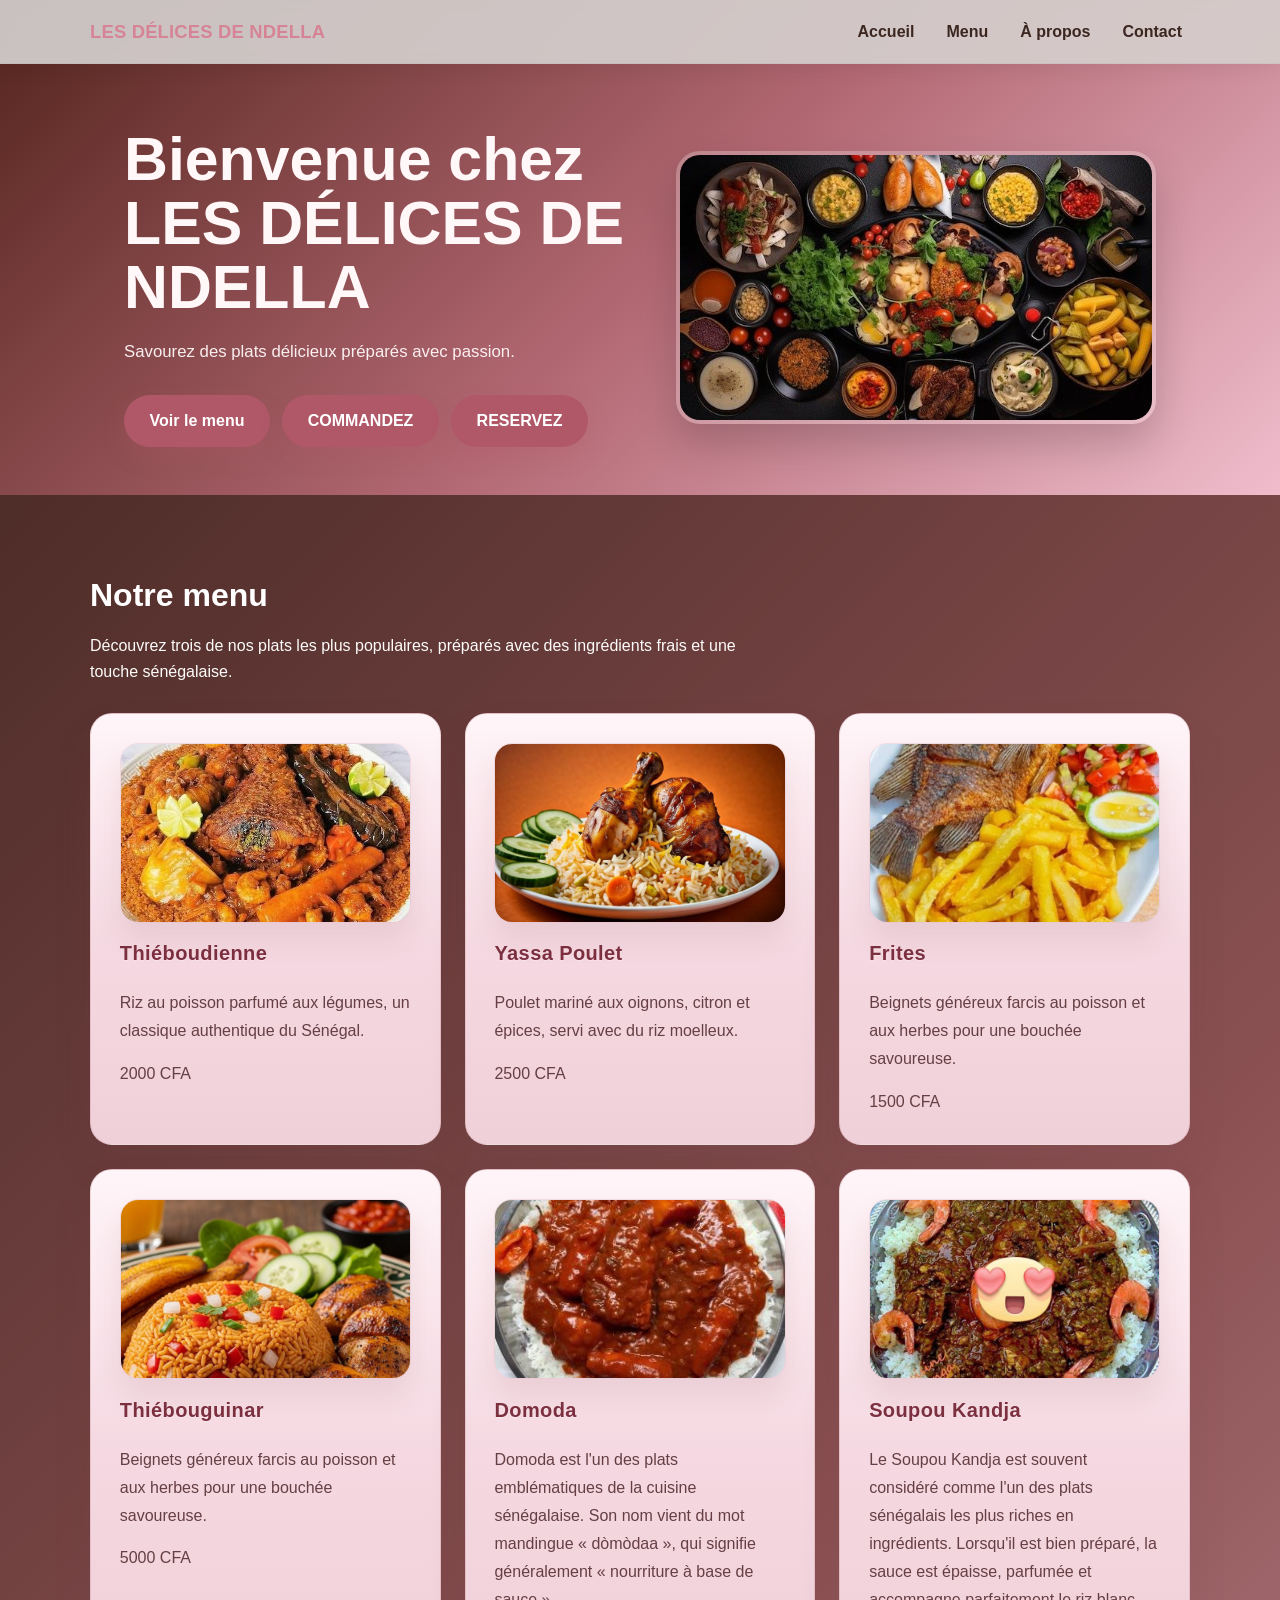
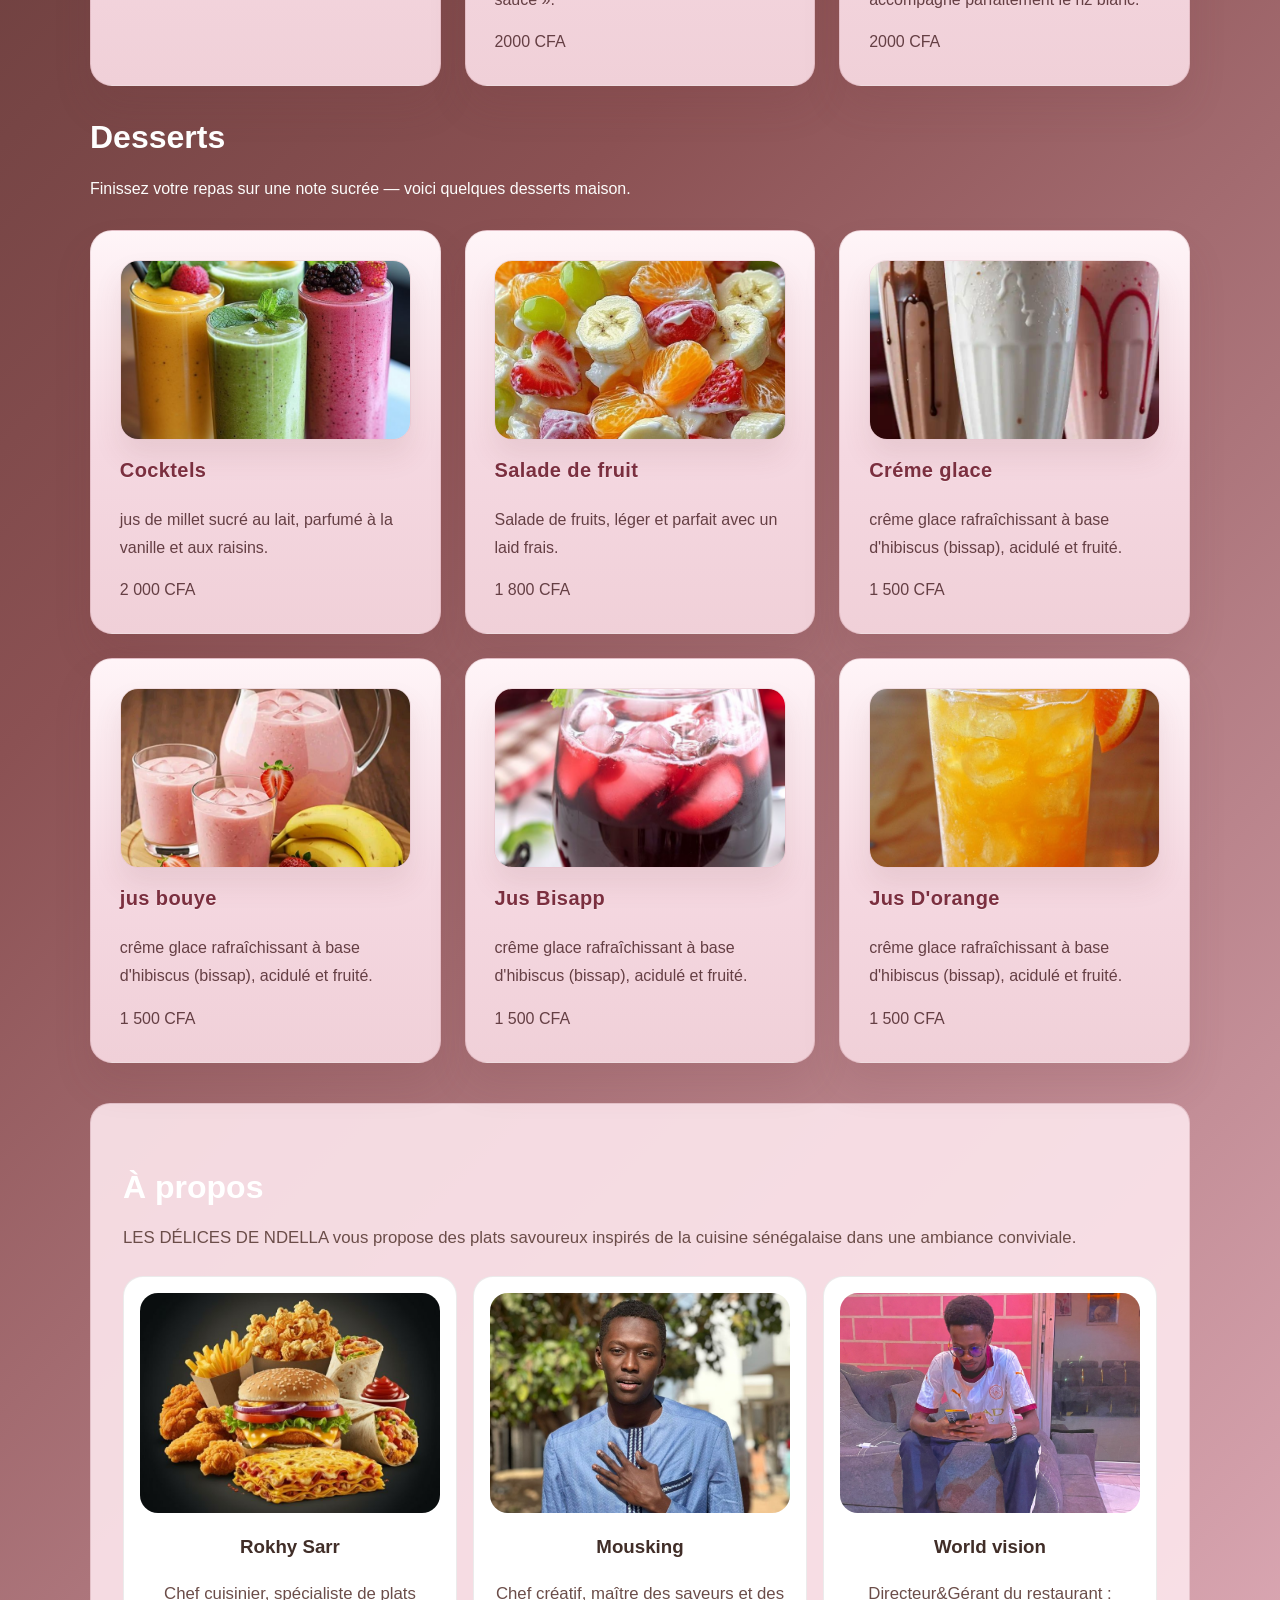
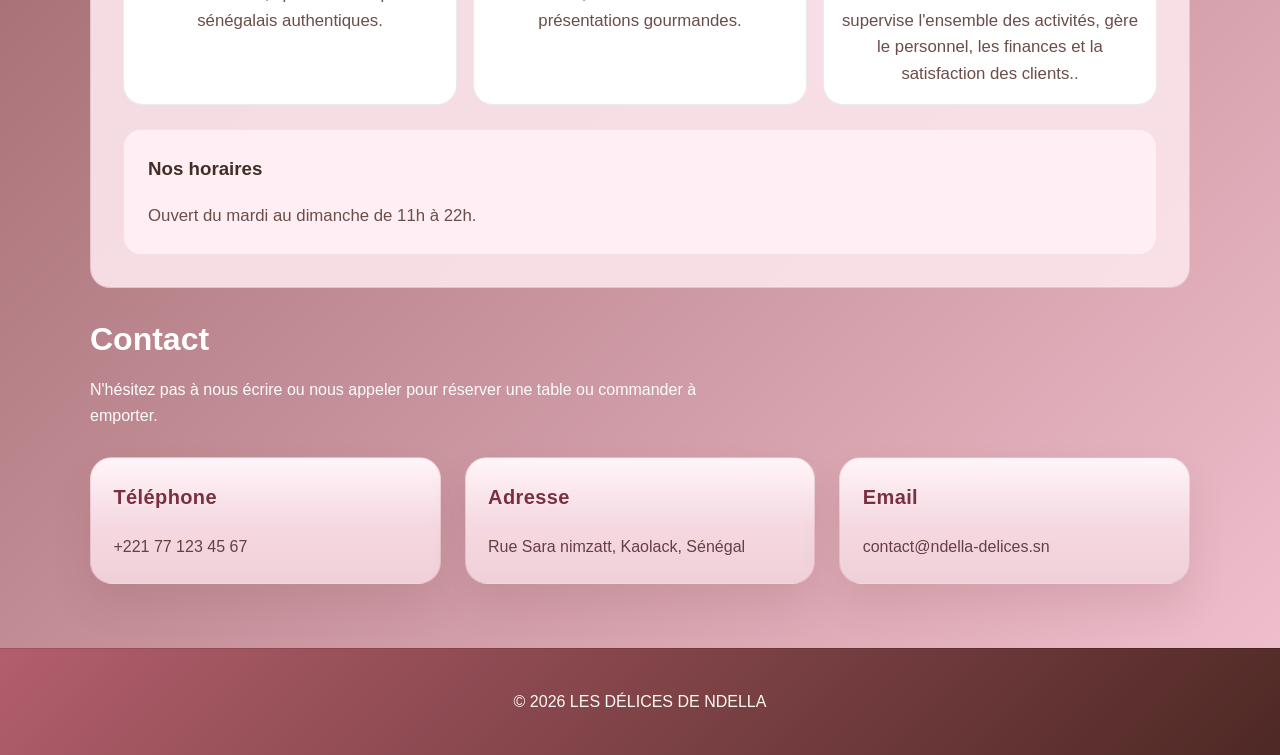
<file: index.html>
<!DOCTYPE html>
<html lang="fr">
<head>
  <meta charset="UTF-8" />
  <meta name="viewport" content="width=device-width, initial-scale=1.0" />
  <title>LES DÉLICES DE NDELLA</title>
  <link rel="stylesheet" href="style.css" />
</head>
<body>
  <header>
    <div class="conteneur entete">
      <div class="logo">LES DÉLICES DE NDELLA</div>
      <nav>
        <a href="#accueil">Accueil</a>
        <a href="menu.html">Menu</a>
        <a href="#apropos">À propos</a>
        <a href="#contact">Contact</a>
      </nav>
    </div>
  </header>

  <section class="banniere" id="accueil">
    <div class="conteneur conteneur-banniere">
      <div class="contenu-banniere">
        <h1>Bienvenue chez LES DÉLICES DE NDELLA</h1>
        <p>Savourez des plats délicieux préparés avec passion.</p>
        <div class="actions-banniere">
          <a class="bouton" href="#menu">Voir le menu</a>
          <a class="bouton" href="#contact">COMMANDEZ</a>
          <a class="bouton" href="#contact">RESERVEZ</a>
        </div>
      </div>
      <img class="image-banniere" src="image/téléchargement (26).jpg" alt="Plat sénégalais" />
    </div>
  </section>

  <main class="conteneur">
    <section id="menu">
      <h2>Notre menu</h2>
      <p class="texte-gris">Découvrez trois de nos plats les plus populaires, préparés avec des ingrédients frais et une touche sénégalaise.</p>

      <div class="grille grille-menu">

        <article class="plat">
          <img class="image-plat" src="image/Senegalese food Thieboudienne (1).jpg" alt="Thiéboudienne" />
          <h3>Thiéboudienne</h3>
          <p>Riz au poisson parfumé aux légumes, un classique authentique du Sénégal.</p>
          <p class="prix">2000 CFA</p>
        </article>

        <article class="plat">
          <img class="image-plat" src="image/téléchargement (14).jpg" alt="Yassa Poulet" />
          <h3>Yassa Poulet</h3>
          <p>Poulet mariné aux oignons, citron et épices, servi avec du riz moelleux.</p>
          <p class="prix">2500 CFA</p>
        </article>

        <article class="plat">
          <img class="image-plat" src="image/téléchargement (16).jpg" alt="fritte" />
          <h3>Frites</h3>
          <p>Beignets généreux farcis au poisson et aux herbes pour une bouchée savoureuse.</p>
          <p class="prix">1500 CFA</p>
        </article>

        <article class="plat">
          <img class="image-plat" src="image/telechargement (1).jpg" alt="THIEBOU GUINAR" />
          <h3>Thiébouguinar</h3>
          <p>Beignets généreux farcis au poisson et aux herbes pour une bouchée savoureuse.</p>
          <p class="prix">5000 CFA</p>
        </article>

        <article class="plat">
          <img class="image-plat" src="image/Domoda poisson.jpg" alt="Domoda" />
          <h3>Domoda</h3>
          <p>Domoda est l'un des plats emblématiques de la cuisine sénégalaise. Son nom vient du mot mandingue « dòmòdaa », qui signifie généralement « nourriture à base de sauce ».</p>
          <p class="prix">2000 CFA</p>
        </article>

        <article class="plat">
            <img class="image-plat" src="image/Super kanja- Gambian Dish.jpg" alt="Soupou Kandja" />
            <h3>Soupou Kandja</h3>
            <p>Le Soupou Kandja est souvent considéré comme l'un des plats sénégalais les plus riches en ingrédients. Lorsqu'il est bien préparé, la sauce est épaisse, parfumée et accompagne parfaitement le riz blanc.</p>
            <p class="prix">2000 CFA</p>
            </article>
      </div>
    </section>

    <section id="dessert">
      <h2>Desserts</h2>
      <p class="texte-gris">Finissez votre repas sur une note sucrée — voici quelques desserts maison.</p>

      <div class="grille grille-menu">
        <article class="plat">
          <img class="image-plat" src="image/téléchargement (18).jpg" alt="Cocktels" />
          <h3>Cocktels</h3>
          <p>jus de millet sucré au lait, parfumé à la vanille et aux raisins.</p>
          <p class="prix">2 000 CFA</p>
        </article>

        <article class="plat">
          <img class="image-plat" src="image/téléchargement (22).jpg" alt="Gâteau coco" />
          <h3>Salade de fruit</h3>
          <p>Salade de fruits, léger et parfait avec un laid frais.</p>
          <p class="prix">1 800 CFA</p>
        </article>

        <article class="plat">
          <img class="image-plat" src="image/téléchargement (19).jpg" alt="Créme glace" />
          <h3>Créme glace</h3>
          <p>crême glace rafraîchissant à base d'hibiscus (bissap), acidulé et fruité.</p>
          <p class="prix">1 500 CFA</p>
        </article>

        <article class="plat">
          <img class="image-plat" src="image/téléchargement (27).jpg" alt="Créme glace" />
          <h3>jus bouye</h3>
          <p>crême glace rafraîchissant à base d'hibiscus (bissap), acidulé et fruité.</p>
          <p class="prix">1 500 CFA</p>
        </article>

        <article class="plat">
          <img class="image-plat" src="image/telechargement (28).jpg" alt="bisap" />
          <h3> Jus Bisapp</h3>
          <p>crême glace rafraîchissant à base d'hibiscus (bissap), acidulé et fruité.</p>
          <p class="prix">1 500 CFA</p>
        </article>

        <article class="plat">
          <img class="image-plat" src="image/téléchargement (29).jpg" alt="Jus D'orange" />
          <h3>Jus D'orange</h3>
          <p>crême glace rafraîchissant à base d'hibiscus (bissap), acidulé et fruité.</p>
          <p class="prix">1 500 CFA</p>
        </article>
      </div>
    </section>

    <section id="apropos" class="apropos">
    <h2>À propos</h2>
    <p>LES DÉLICES DE NDELLA vous propose des plats savoureux inspirés de la cuisine sénégalaise dans une ambiance conviviale.</p>
    <div class="grille-apropos">
      <article class="carte-apropos">
        <img class="image-chef" src="image/téléchargement (10).jpg" alt="Chef Rokhy Sarr" />
        <h3>Rokhy Sarr</h3>
        <p>Chef cuisinier, spécialiste de plats sénégalais authentiques.</p>
      </article>
      <article class="carte-apropos">
        <img class="image-chef" src="image/mosussa.jpg" alt="Chef Mousking" />
        <h3>Mousking</h3>
        <p>Chef créatif, maître des saveurs et des présentations gourmandes.</p>
      </article>

      <article class="carte-apropos">
        <img class="image-chef" src="image/IMG_E2195.JPG" alt="world vision" />
        <h3>World vision</h3>
        <p>Directeur&Gérant du restaurant : supervise l'ensemble des activités, gère le personnel, les finances et la satisfaction des clients..</p>
      </article>
    </div>
    <div class="bloc-apropos">
      <h3>Nos horaires</h3>
      <p>Ouvert du mardi au dimanche de 11h à 22h.</p>
    </div>
    </section>

    <section id="contact">
      <h2>Contact</h2>
      <p class="texte-gris">N'hésitez pas à nous écrire ou nous appeler pour réserver une table ou commander à emporter.</p>

    <div class="grille grille-contact">
    <div class="plat petit-plat">
      <h3>Téléphone</h3>
      <p>+221 77 123 45 67</p>
    </div>
    <div class="plat petit-plat">
      <h3>Adresse</h3>
      <p>Rue Sara nimzatt, Kaolack, Sénégal</p>
    </div>
    <div class="plat petit-plat">
      <h3>Email</h3>
      <p>contact@ndella-delices.sn</p>
    </div>
    </div>
    </section>
  </main>

  <footer>
    <p>© 2026 LES DÉLICES DE NDELLA </p>
  </footer>
</body>
</html>
</file>
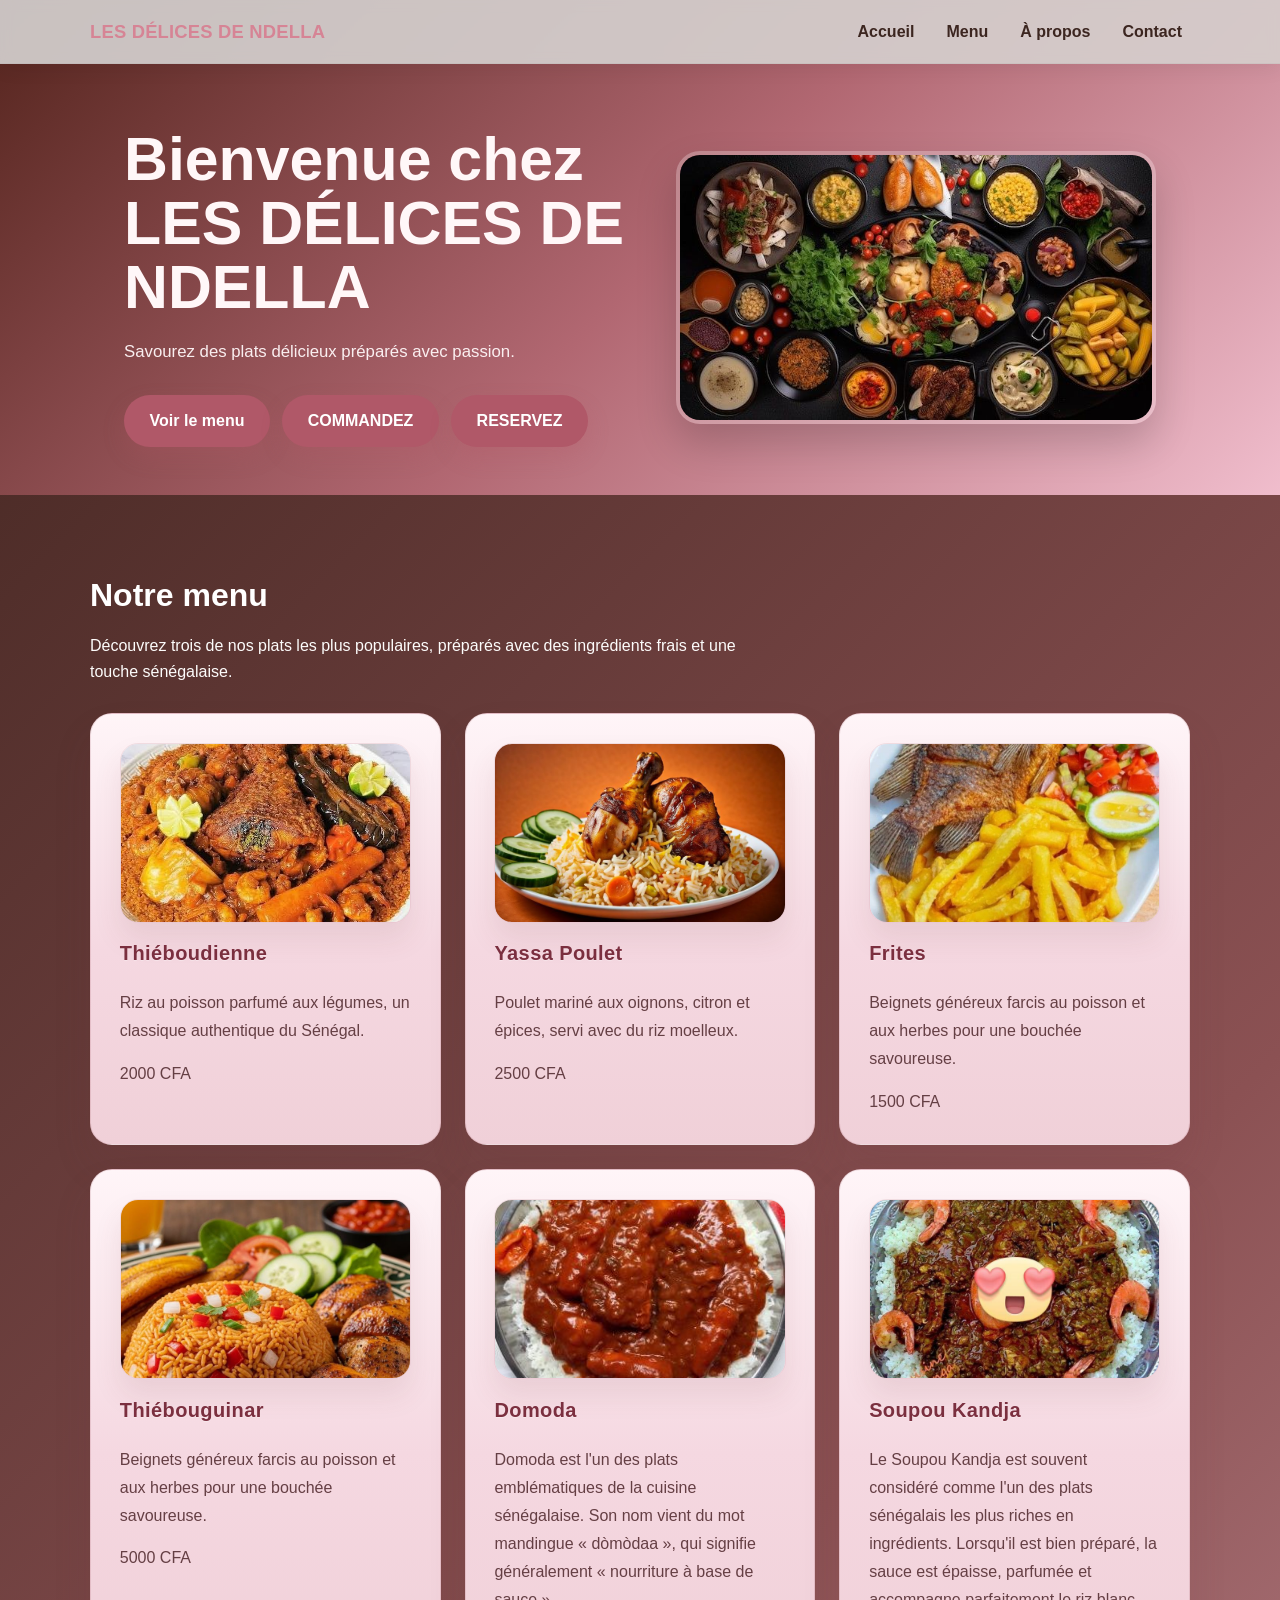
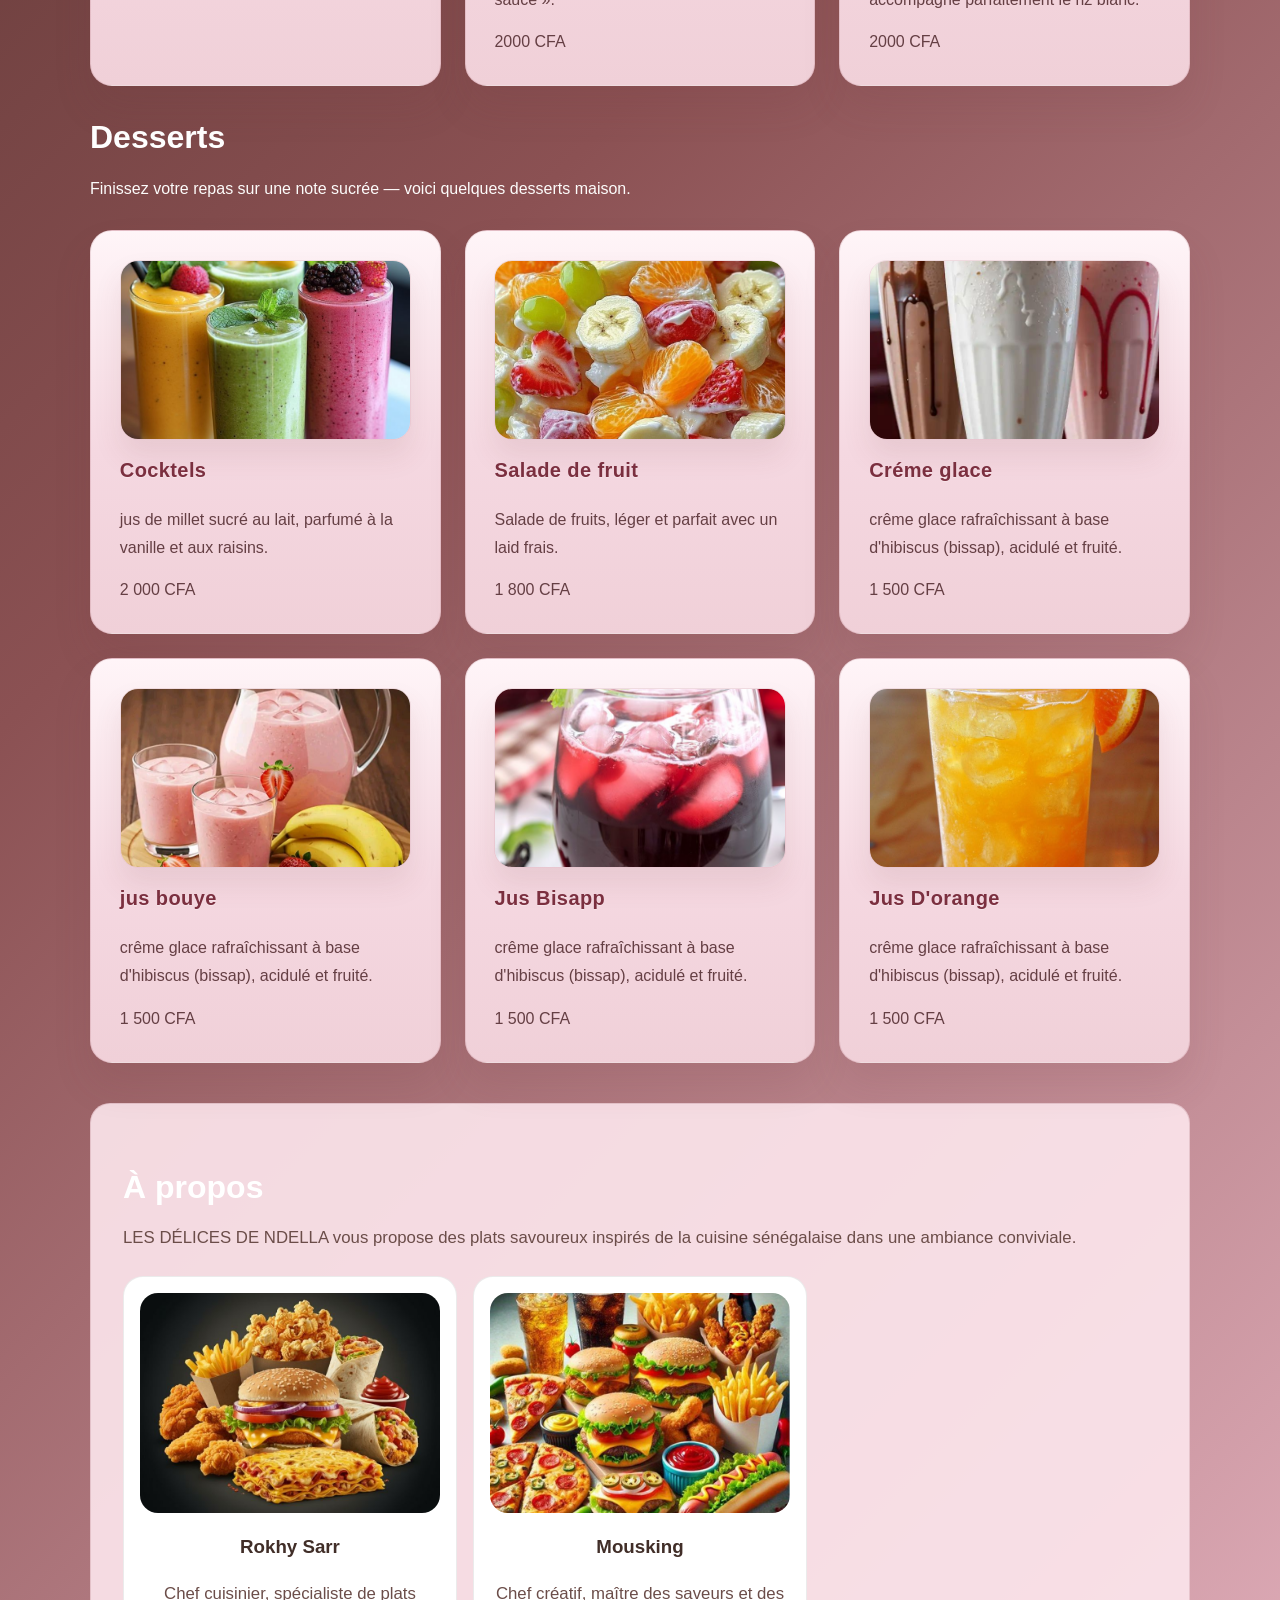
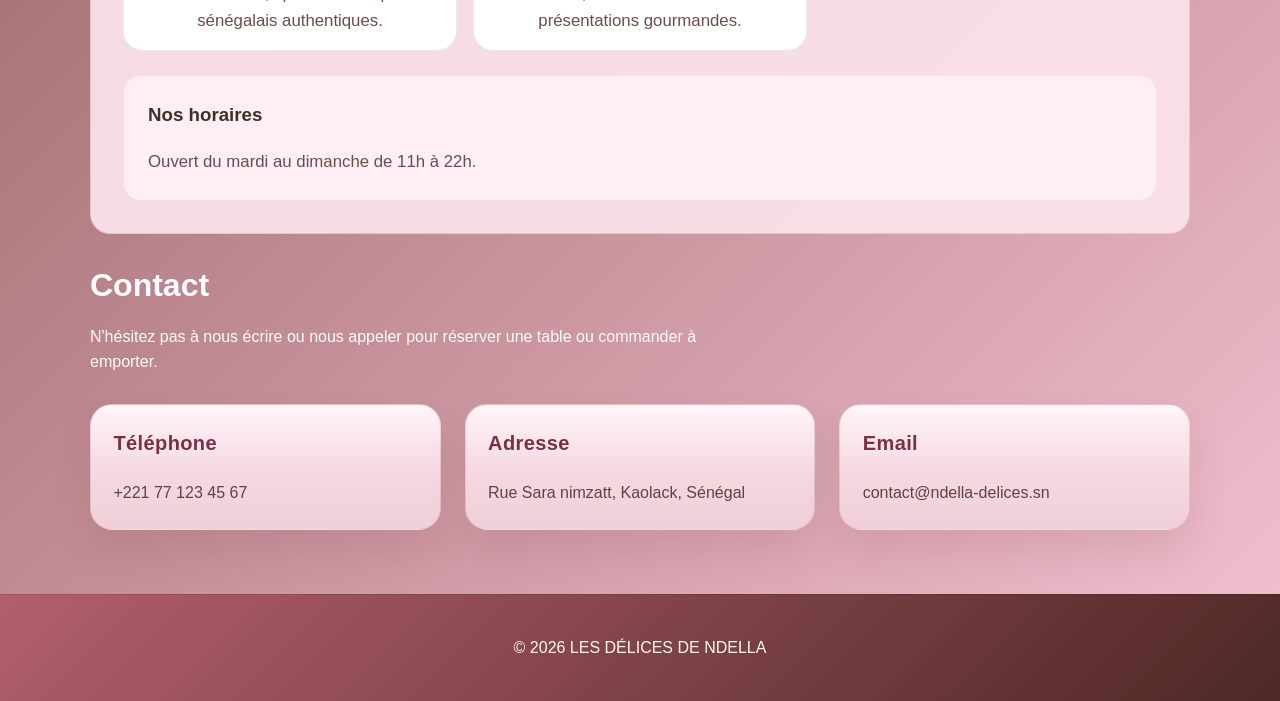
<file: Index.html>
<!DOCTYPE html>
<html lang="fr">
<head>
    <meta charset="UTF-8" />
    <meta name="viewport" content="width=device-width, initial-scale=1.0" />
    <title>Accueil | LES DÉLICES DE NDELLA</title>
    <link rel="stylesheet" href="style.css" />
    </head>
    <body>
    <!-- Navigation simple -->
    <header>
        <div class="conteneur entete">
        <div class="logo">LES DÉLICES DE NDELLA</div>
        <nav>
            <a href="#accueil">Accueil</a>
            <a href="menu.html">Menu</a>
            <a href="apropos.html">À propos</a>
            <a href="contact.html">Contact</a>
        </nav>
        </div>
    </header>

    <!-- Section d'accueil -->
    <section class="banniere" id="accueil">
        <div class="conteneur conteneur-banniere">
        <div class="contenu-banniere">
            <h1>Bienvenue chez LES DÉLICES DE NDELLA</h1>
            <p>Savourez des plats délicieux préparés avec passion.</p>
            <div class="actions-banniere">
            <a class="bouton" href="menu.html">Voir le menu</a>
            <a class="bouton" href="contact.html">COMMANDEZ</a>
            <a class="bouton" href="contact.html">RESERVEZ</a>
            </div>
        </div>
        <img class="image-banniere" src="image/téléchargement (26).jpg" alt="Plat sénégalais" />
        </div>
    </section>

    <main class="conteneur">
        <!-- Menu du restaurant -->
        <section id="menu">
        <h2>Notre menu</h2>
        <p class="texte-gris">Découvrez trois de nos plats les plus populaires, préparés avec des ingrédients frais et une touche sénégalaise.</p>

        <div class="grille grille-menu">

            <article class="plat">
            <img class="image-plat" src="image/Senegalese food Thieboudienne (1).jpg" alt="Thiéboudienne" />
            <h3>Thiéboudienne</h3>
            <p>Riz au poisson parfumé aux légumes, un classique authentique du Sénégal.</p>
            <p class="prix">2000 CFA</p>
            </article>

            <article class="plat">
            <img class="image-plat" src="image/téléchargement (14).jpg" alt="Yassa Poulet" />
            <h3>Yassa Poulet</h3>
            <p>Poulet mariné aux oignons, citron et épices, servi avec du riz moelleux.</p>
            <p class="prix">2500 CFA</p>
            </article>

            <article class="plat">
            <img class="image-plat" src="image/téléchargement (16).jpg" alt="fritte" />
            <h3>Frites</h3>
            <p>Beignets généreux farcis au poisson et aux herbes pour une bouchée savoureuse.</p>
            <p class="prix">1500 CFA</p>
            </article>

            <article class="plat">
            <img class="image-plat" src="image/telechargement (1).jpg" alt="THIEBOU GUINAR" />
            <h3>Thiébouguinar</h3>
            <p>Beignets généreux farcis au poisson et aux herbes pour une bouchée savoureuse.</p>
            <p class="prix">5000 CFA</p>
            </article>

            <article class="plat">
            <img class="image-plat" src="image/Domoda poisson.jpg" alt="Domoda" />
            <h3>Domoda</h3>
            <p>Domoda est l'un des plats emblématiques de la cuisine sénégalaise. Son nom vient du mot mandingue « dòmòdaa », qui signifie généralement « nourriture à base de sauce ».</p>
            <p class="prix">2000 CFA</p>
            </article>

            <article class="plat">
            <img class="image-plat" src="image/Super kanja- Gambian Dish.jpg" alt="Soupou Kandja" />
            <h3>Soupou Kandja</h3>
            <p>Le Soupou Kandja est souvent considéré comme l'un des plats sénégalais les plus riches en ingrédients. Lorsqu'il est bien préparé, la sauce est épaisse, parfumée et accompagne parfaitement le riz blanc.</p>
            <p class="prix">2000 CFA</p>
            </article>
        </div>
        </section>

        <!-- Desserts -->
        <section id="dessert">
        <h2>Desserts</h2>
        <p class="texte-gris">Finissez votre repas sur une note sucrée — voici quelques desserts maison.</p>

        <div class="grille grille-menu">
            <article class="plat">
            <img class="image-plat" src="image/téléchargement (18).jpg" alt="Cocktels" />
            <h3>Cocktels</h3>
            <p>jus de millet sucré au lait, parfumé à la vanille et aux raisins.</p>
            <p class="prix">2 000 CFA</p>
            </article>

            <article class="plat">
            <img class="image-plat" src="image/téléchargement (22).jpg" alt="Gâteau coco" />
            <h3>Salade de fruit</h3>
            <p>Salade de fruits, léger et parfait avec un laid frais.</p>
            <p class="prix">1 800 CFA</p>
            </article>

            <article class="plat">
            <img class="image-plat" src="image/téléchargement (19).jpg" alt="Créme glace" />
            <h3>Créme glace</h3>
            <p>crême glace rafraîchissant à base d'hibiscus (bissap), acidulé et fruité.</p>
            <p class="prix">1 500 CFA</p>
            </article>

            <article class="plat">
            <img class="image-plat" src="image/téléchargement (27).jpg" alt="Créme glace" />
            <h3>jus bouye</h3>
            <p>crême glace rafraîchissant à base d'hibiscus (bissap), acidulé et fruité.</p>
            <p class="prix">1 500 CFA</p>
            </article>

            <article class="plat">
            <img class="image-plat" src="image/telechargement (28).jpg" alt="bisap" />
            <h3> Jus Bisapp</h3>
            <p>crême glace rafraîchissant à base d'hibiscus (bissap), acidulé et fruité.</p>
            <p class="prix">1 500 CFA</p>
            </article>

            <article class="plat">
            <img class="image-plat" src="image/téléchargement (29).jpg" alt="Jus D'orange" />
            <h3>Jus D'orange</h3>
            <p>crême glace rafraîchissant à base d'hibiscus (bissap), acidulé et fruité.</p>
            <p class="prix">1 500 CFA</p>
            </article>
        </div>
        </section>

        <!-- À propos -->
        <section id="apropos" class="apropos">
        <h2>À propos</h2>
        <p>LES DÉLICES DE NDELLA vous propose des plats savoureux inspirés de la cuisine sénégalaise dans une ambiance conviviale.</p>
        <div class="grille-apropos">
        <article class="carte-apropos">
            <img class="image-chef" src="image/téléchargement (10).jpg" alt="Chef Rokhy Sarr" />
            <h3>Rokhy Sarr</h3>
            <p>Chef cuisinier, spécialiste de plats sénégalais authentiques.</p>
        </article>
        <article class="carte-apropos">
            <img class="image-chef" src="image/téléchargement (12).jpg" alt="Chef Mousking" />
            <h3>Mousking</h3>
            <p>Chef créatif, maître des saveurs et des présentations gourmandes.</p>
        </article>
        </div>
        <div class="bloc-apropos">
        <h3>Nos horaires</h3>
        <p>Ouvert du mardi au dimanche de 11h à 22h.</p>
        </div>
        </section>

        <!-- Contact -->
        <section id="contact">
        <h2>Contact</h2>
        <p class="texte-gris">N'hésitez pas à nous écrire ou nous appeler pour réserver une table ou commander à emporter.</p>

        <div class="grille grille-contact">
            <div class="plat petit-plat">
            <h3>Téléphone</h3>
            <p>+221 77 123 45 67</p>
            </div>
            <div class="plat petit-plat">
            <h3>Adresse</h3>
            <p>Rue Sara nimzatt, Kaolack, Sénégal</p>
            </div>
            <div class="plat petit-plat">
            <h3>Email</h3>
            <p>contact@ndella-delices.sn</p>
            </div>
        </div>
        </section>
    </main>

    <footer>
        <p>© 2026 LES DÉLICES DE NDELLA</p>
    </footer>
</body>
</html>
</file>
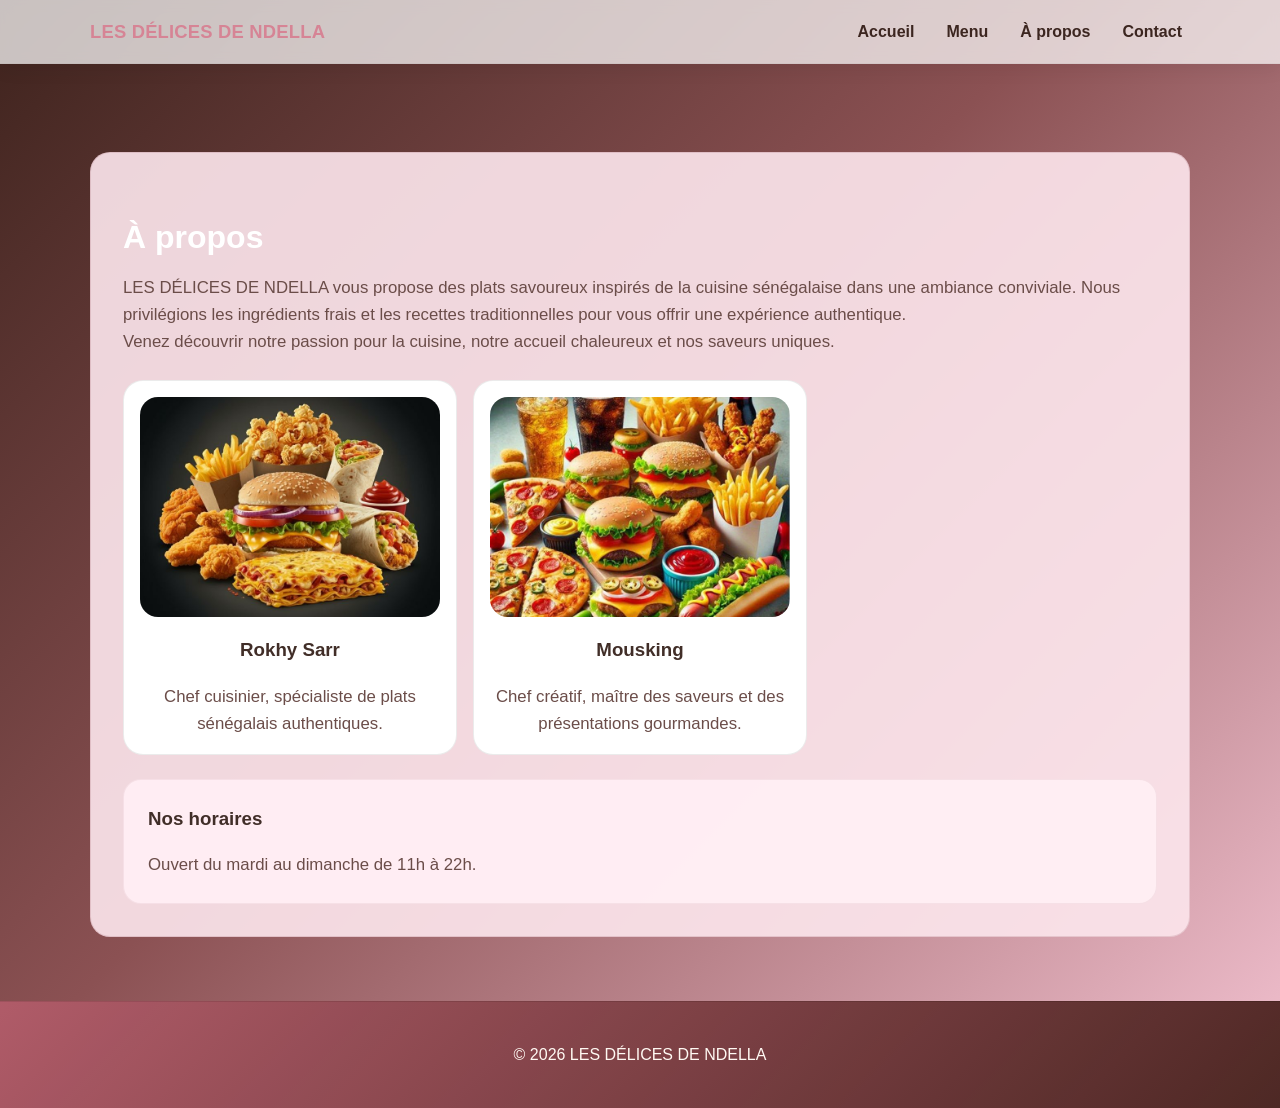
<file: apropos.html>
<!DOCTYPE html>
<html lang="fr">
<head>
    <meta charset="UTF-8" />
    <meta name="viewport" content="width=device-width, initial-scale=1.0" />
    <title>À propos | LES DÉLICES DE NDELLA</title>
    <link rel="stylesheet" href="style.css" />
    </head>
    <body>
    <header>
        <div class="conteneur entete">
        <div class="logo">LES DÉLICES DE NDELLA</div>
        <nav>
            <a href="accueil.html">Accueil</a>
            <a href="menu.html">Menu</a>
            <a href="apropos.html">À propos</a>
            <a href="contact.html">Contact</a>
        </nav>
        </div>
    </header>

    <main class="conteneur">
        <section id="apropos" class="apropos">
        <h2>À propos</h2>
        <p>LES DÉLICES DE NDELLA vous propose des plats savoureux inspirés de la cuisine sénégalaise dans une ambiance conviviale. Nous privilégions les ingrédients frais et les recettes traditionnelles pour vous offrir une expérience authentique.</p>
        <p>Venez découvrir notre passion pour la cuisine, notre accueil chaleureux et nos saveurs uniques.</p>
        <div class="grille-apropos">
        <article class="carte-apropos">
            <img class="image-chef" src="image/téléchargement (10).jpg" alt="Chef Rokhy Sarr" />
            <h3>Rokhy Sarr</h3>
            <p>Chef cuisinier, spécialiste de plats sénégalais authentiques.</p>
        </article>
        <article class="carte-apropos">
            <img class="image-chef" src="image/téléchargement (12).jpg" alt="Chef Mousking" />
            <h3>Mousking</h3>
            <p>Chef créatif, maître des saveurs et des présentations gourmandes.</p>
        </article>
        </div>
        <div class="bloc-apropos">
        <h3>Nos horaires</h3>
        <p>Ouvert du mardi au dimanche de 11h à 22h.</p>
        </div>
        </section>
    </main>

    <footer>
        <p>© 2026 LES DÉLICES DE NDELLA</p>
    </footer>
</body>
</html>
</file>
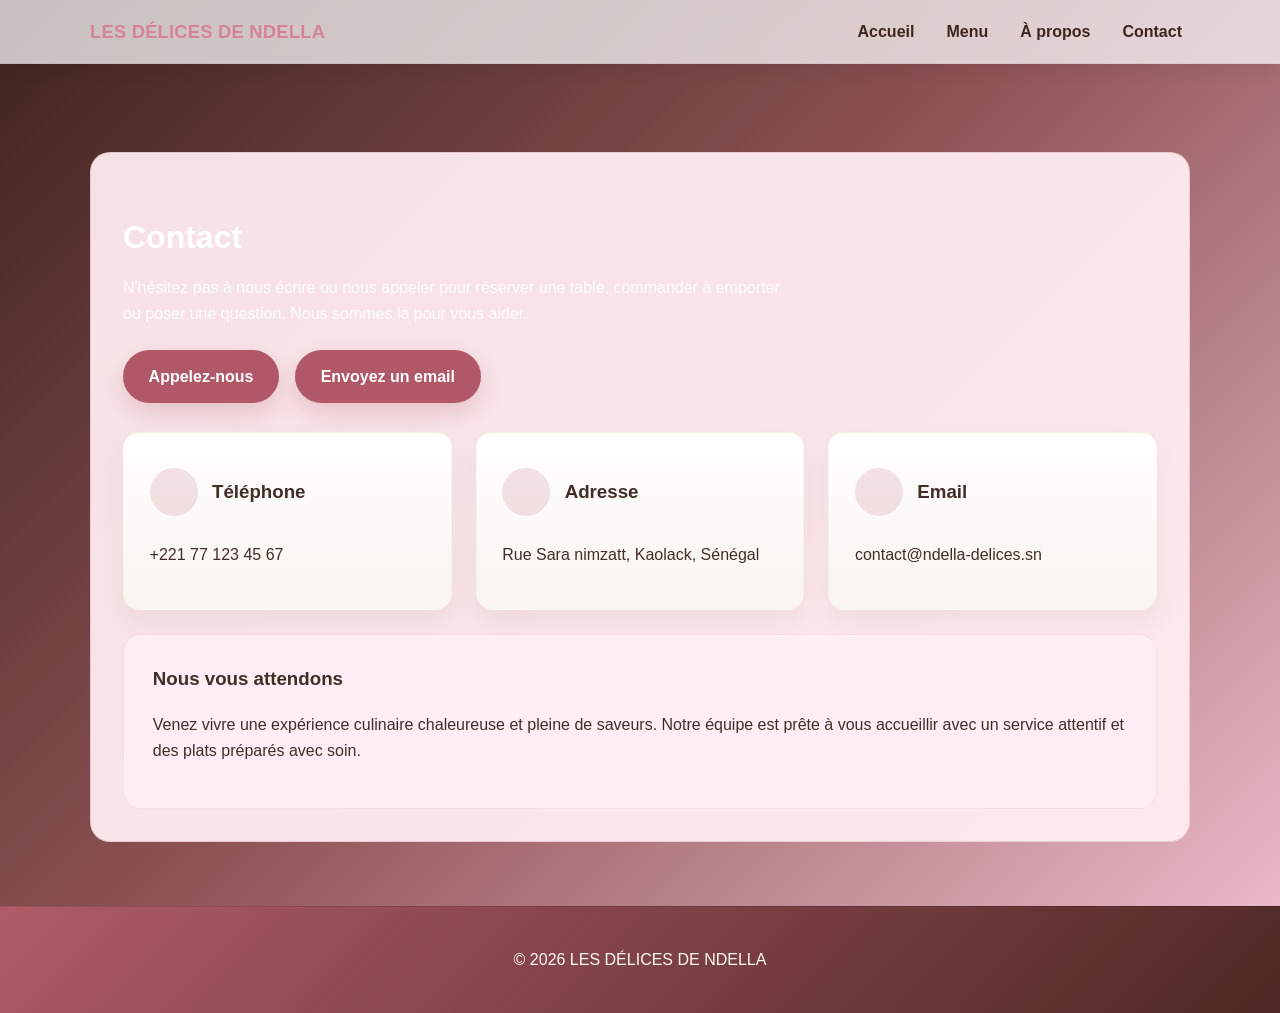
<file: contact.html>
<!DOCTYPE html>
<html lang="fr">
<head>
    <meta charset="UTF-8" />
    <meta name="viewport" content="width=device-width, initial-scale=1.0" />
    <title>Contact LES DÉLICES DE NDELLA</title>
    <link rel="stylesheet" href="style.css" />
    </head>
    <body>
    <header>
        <div class="conteneur entete">
        <div class="logo">LES DÉLICES DE NDELLA</div>
        <nav>
            <a href="accueil.html">Accueil</a>
            <a href="menu.html">Menu</a>
            <a href="apropos.html">À propos</a>
            <a href="contact.html">Contact</a>
        </nav>
        </div>
    </header>

    <main class="conteneur">
        <section id="contact" class="contact">
        <h2>Contact</h2>
        <p class="texte-gris">N'hésitez pas à nous écrire ou nous appeler pour réserver une table, commander à emporter ou poser une question. Nous sommes là pour vous aider.</p>

        <div class="actions-contact">
            <a class="bouton" href="tel:+221771234567">Appelez-nous</a>
            <a class="bouton" href="mailto:contact@ndella-delices.sn">Envoyez un email</a>
        </div>

        <div class="grille grille-contact">
            <article class="carte-contact">
            <div class="entete-contact">
                <span class="contact-icone"></span>
                <h3>Téléphone</h3>
            </div>
            <p>+221 77 123 45 67</p>
            </article>
            <article class="carte-contact">
            <div class="entete-contact">
                <span class="contact-icone"></span>
                <h3>Adresse</h3>
            </div>
            <p>Rue Sara nimzatt, Kaolack, Sénégal</p>
            </article>
            <article class="carte-contact">
            <div class="entete-contact">
                <span class="contact-icone"></span>
                <h3>Email</h3>
            </div>
            <p>contact@ndella-delices.sn</p>
            </article>
        </div>

        <div class="bloc-contact">
            <h3>Nous vous attendons</h3>
            <p>Venez vivre une expérience culinaire chaleureuse et pleine de saveurs. Notre équipe est prête à vous accueillir avec un service attentif et des plats préparés avec soin.</p>
        </div>
        </section>
    </main>

    <footer class="contacts">
        <p>© 2026 LES DÉLICES DE NDELLA</p>
    </footer>
</body>
</html>
</file>
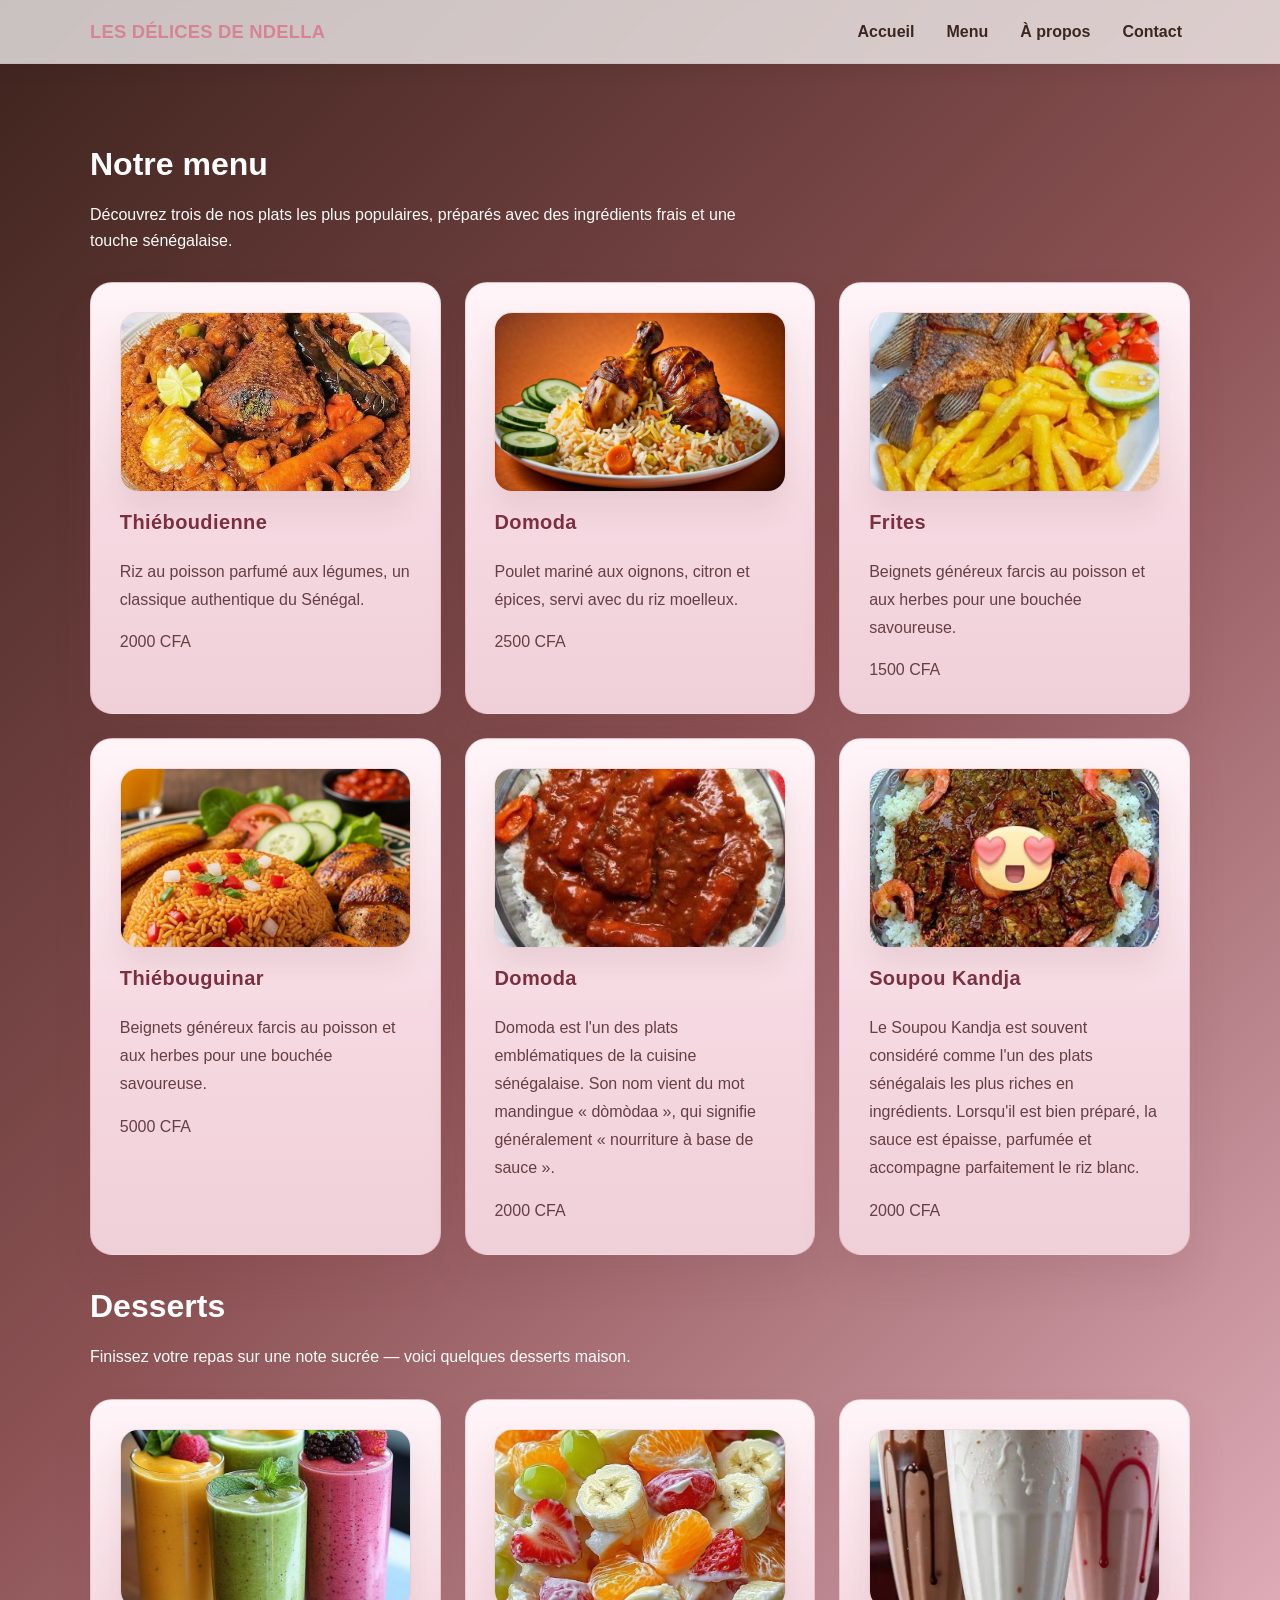
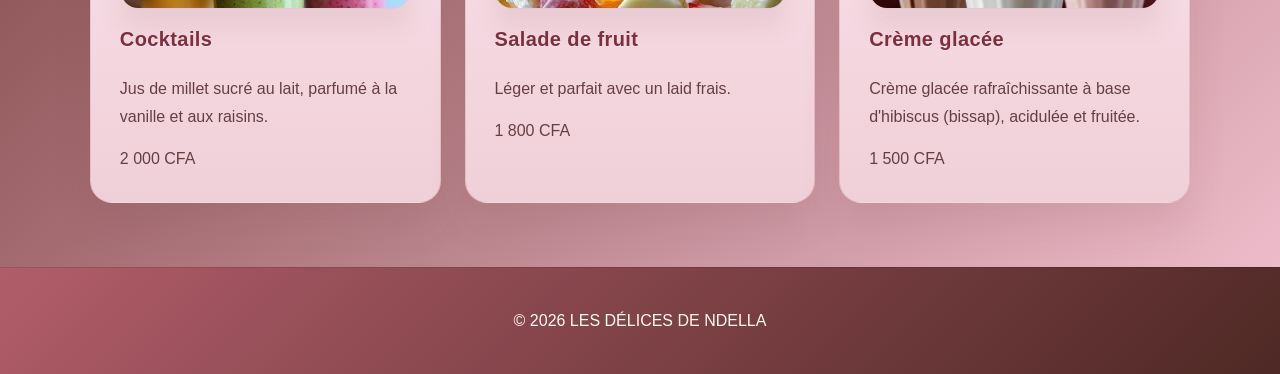
<file: menu.html>
<!DOCTYPE html>
<html lang="fr">
<head>
    <meta charset="UTF-8" />
    <meta name="viewport" content="width=device-width, initial-scale=1.0" />
    <title>Menu | LES DÉLICES DE NDELLA</title>
    <link rel="stylesheet" href="style.css" />
    </head>
    <body>
    <header>
        <div class="conteneur entete">
        <div class="logo">LES DÉLICES DE NDELLA</div>
        <nav>
            <a href="accueil.html">Accueil</a>
            <a href="menu.html">Menu</a>
            <a href="apropos.html">À propos</a>
            <a href="contact.html">Contact</a>
        </nav>
        </div>
    </header>

    <main class="conteneur">
        <section id="menu">
        <h2>Notre menu</h2>
        <p class="texte-gris">Découvrez trois de nos plats les plus populaires, préparés avec des ingrédients frais et une touche sénégalaise.</p>

        <div class="grille grille-menu">
            <article class="plat">
            <img class="image-plat" src="image/Senegalese food Thieboudienne (1).jpg" alt="Thiéboudienne" />
            <h3>Thiéboudienne</h3>
            <p>Riz au poisson parfumé aux légumes, un classique authentique du Sénégal.</p>
            <p class="prix">2000 CFA</p>
            </article>

            <article class="plat">
            <img class="image-plat" src="image/téléchargement (14).jpg" alt="Yassa Poulet" />
            <h3>Domoda</h3>
            <p>Poulet mariné aux oignons, citron et épices, servi avec du riz moelleux.</p>
            <p class="prix">2500 CFA</p>
            </article>

            <article class="plat">
            <img class="image-plat" src="image/téléchargement (16).jpg" alt="Frites" />
            <h3>Frites</h3>
            <p>Beignets généreux farcis au poisson et aux herbes pour une bouchée savoureuse.</p>
            <p class="prix">1500 CFA</p>
            </article>

            <article class="plat">
            <img class="image-plat" src="image/telechargement (1).jpg" alt="THIEBOU GUINAR" />
            <h3>Thiébouguinar</h3>
            <p>Beignets généreux farcis au poisson et aux herbes pour une bouchée savoureuse.</p>
            <p class="prix">5000 CFA</p>
            </article>

            <article class="plat">
            <img class="image-plat" src="image/Domoda poisson.jpg" alt="Domoda" />
            <h3>Domoda</h3>
            <p>Domoda est l'un des plats emblématiques de la cuisine sénégalaise. Son nom vient du mot mandingue « dòmòdaa », qui signifie généralement « nourriture à base de sauce ».</p>
            <p class="prix">2000 CFA</p>
            </article>

            <article class="plat">
            <img class="image-plat" src="image/Super kanja- Gambian Dish.jpg" alt="Soupou Kandja" />
            <h3>Soupou Kandja</h3>
            <p>Le Soupou Kandja est souvent considéré comme l'un des plats sénégalais les plus riches en ingrédients. Lorsqu'il est bien préparé, la sauce est épaisse, parfumée et accompagne parfaitement le riz blanc.</p>
            <p class="prix">2000 CFA</p>
            </article>
        </div>

        <h2>Desserts</h2>
        <p class="texte-gris">Finissez votre repas sur une note sucrée — voici quelques desserts maison.</p>

        <div class="grille grille-menu">
            <article class="plat">
            <img class="image-plat" src="image/téléchargement (18).jpg" alt="Cocktails" />
            <h3>Cocktails</h3>
            <p>Jus de millet sucré au lait, parfumé à la vanille et aux raisins.</p>
            <p class="prix">2 000 CFA</p>
            </article>

            <article class="plat">
            <img class="image-plat" src="image/téléchargement (22).jpg" alt="Salade de fruit" />
            <h3>Salade de fruit</h3>
            <p>Léger et parfait avec un laid frais.</p>
            <p class="prix">1 800 CFA</p>
            </article>

            <article class="plat">
            <img class="image-plat" src="image/téléchargement (19).jpg" alt="Crème glacée" />
            <h3>Crème glacée</h3>
            <p>Crème glacée rafraîchissante à base d'hibiscus (bissap), acidulée et fruitée.</p>
            <p class="prix">1 500 CFA</p>
            </article>
        </div>
        </section>
    </main>

    <footer>
        <p>© 2026 LES DÉLICES DE NDELLA</p>
    </footer>
</body>
</html>
</file>
<file: style.css>
* {
  box-sizing: border-box;
}
body {
  margin: 0;
  font-family: Inter, "Segoe UI", Tahoma, Geneva, Verdana, sans-serif;
  background: linear-gradient(135deg, #3e231d 0%, #8b5153 45%, #f3c2d1 100%);
  color: #412e28;
  line-height: 1.6;
}
img {
  max-width: 100%;
  display: block;
}
.conteneur {
  width: min(1100px, calc(100% - 2rem));
  margin: 0 auto;
}
/* Entête */
header {
  background: rgba(255,255,255,0.72);
  padding: 0.8rem 0;
  top: 0;
  box-shadow: 0 6px 18px rgba(17,17,17,0.06);
  backdrop-filter: blur(6px);
  border-bottom: 1px solid rgba(43,31,24,0.04);
}
.entete {
  display: flex;
  gap: 1rem;
  align-items: center;
  justify-content: space-between;
}
.logo {
  font-size: 1.15rem;
  font-weight: 700;
  color: #d68495;
  letter-spacing: 0.2px;
}
header nav {
  display: flex;
  gap: 1rem;
  flex-wrap: wrap;
}
header a {
  color: #3c2620;
  text-decoration: none;
  font-weight: 600;
}
header a:hover {
  color: #bf7485;
}
/* Section principale */
.banniere {
  background: linear-gradient(135deg, rgba(92,41,35,0.96), rgba(182,106,117,0.95), rgba(244,193,209,0.97));
  color: #fff7f8;
  padding: 4rem 1rem 3rem;
}
.conteneur-banniere {
  display: flex;
  align-items: center;
  justify-content: center;
  gap: 2rem;
  max-width: 1100px;
  margin: 0 auto;
  flex-wrap: wrap;
}
.contenu-banniere {
  max-width: 520px;
  text-align: left;
}
.banniere h1 {
  margin: 0;
  font-size: clamp(2.4rem, 5vw, 3.8rem);
  line-height: 1.05;
}
.banniere p {
  margin: 1.2rem 0 1.8rem;
  font-size: 1.05rem;
  opacity: 0.95;
  max-width: 46rem;
}
.image-banniere {
  width: min(100%, 480px);
  border-radius: 24px;
  box-shadow: 0 20px 40px rgba(0, 0, 0, 0.18);
  border: 4px solid rgba(255, 255, 255, 0.24);
}
.bouton {
  display: inline-block;
  padding: 0.85rem 1.6rem;
  border-radius: 999px;
  background: #b05868;
  color: #fff;
  font-weight: 700;
  text-decoration: none;
  box-shadow: 0 10px 22px rgba(176,86,101,0.22);
}
.bouton:hover {
  transform: translateY(-2px);
  box-shadow: 0 18px 36px rgba(176,86,101,0.28);
}
.actions-banniere {
  display: flex;
  flex-wrap: wrap;
  gap: 0.75rem;
  margin-top: 1rem;
}
main {
  padding: 3rem 0 4rem;
}
h2 {
  margin-bottom: 0.75rem;
  color: #ffffff;
  font-size: 2rem;
}
.texte-gris {
  margin: 0;
  color: #fdfcfb;
  max-width: 660px;
}
.grille {
  display: grid;
  gap: 1.5rem;
}
.grille-menu {
  grid-template-columns: repeat(3, minmax(0, 1fr));
  margin-top: 1.8rem;
}
.grille-contact {
  grid-template-columns: repeat(3, minmax(0, 1fr));
  margin-top: 1.8rem;
}
.plat {
  position: relative;
  background: linear-gradient(180deg, #fff5f8 0%, #f5d8e1 55%, #f0d0d8 100%);
  border: 1px solid rgba(139, 61, 74, 0.14);
  border-radius: 22px;
  padding: 1.8rem;
  overflow: hidden;
  box-shadow: 0 22px 38px rgba(115, 56, 63, 0.12);
}
.petit-plat {
  padding: 1.4rem;
}
.plat h3 {
  margin-top: 0;
  color: #7b2f3f;
  font-size: 1.25rem;
  letter-spacing: 0.02em;
  text-shadow: 0 1px 1px rgba(255,255,255,0.35);
}
.plat:hover{
  transform: translateY(-8px);
  box-shadow: 0 26px 48px rgba(115, 56, 63, 0.18);
  border-color: rgba(139,61,74,0.24);
}
.plat p {
  margin: 0.9rem 0 0;
  color: #653f44;
  line-height: 1.75;
}
.image-plat {
  width: 100%;
  height: 180px;
  border-radius: 18px;
  margin-bottom: 0.9rem;
  object-fit: cover;
  border: 1px solid rgba(139, 61, 74, 0.12);
  box-shadow: 0 16px 28px rgba(115, 56, 63, 0.10);
}
.plat{
  border-radius: 22px;
}
.apropos {
  background: rgba(251, 228, 235, 0.92);
  border: 1px solid rgba(139,61,74,0.16);
  border-radius: 20px;
  padding: 2rem;
  margin-top: 2.5rem;
}
.apropos p {
  margin: 0;
  color: #6b4d49;
  font-size: 1.05rem;
}
.grille-apropos {
  display: grid;
  grid-template-columns: repeat(3, minmax(0, 1fr));
  gap: 1rem;
  margin-top: 1.5rem;
}
.carte-apropos {
  background: #ffffff;
  border: 1px solid rgba(0, 0, 0, 0.08);
  border-radius: 20px;
  padding: 1rem;
  text-align: center;
}
.contact {
  background: rgba(255, 236, 240, 0.95);
  border: 1px solid rgba(139,61,74,0.16);
  border-radius: 20px;
  padding: 2rem;
  margin-top: 2.5rem;
}
.actions-contact {
  display: flex;
  flex-wrap: wrap;
  gap: 1rem;
  margin: 1.5rem 0;
}
.carte-contact {
  background: #ffffff;
  border: 1px solid rgba(212,175,55,0.06);
  border-radius: 16px;
  padding: 1.6rem;
  box-shadow: 0 12px 28px rgba(21,21,21,0.05);
}
.carte-contact:hover {
  box-shadow: 0 26px 64px rgba(21,21,21,0.09);
}
.entete-contact {
  display: flex;
  align-items: center;
  gap: 0.9rem;
  margin-bottom: 1rem;
}
.contact-icone {
  width: 3rem;
  height: 3rem;
  display: inline-flex;
  align-items: center;
  justify-content: center;
  border-radius: 50%;
  background: rgba(184,83,98,0.16);
  font-size: 1.4rem;
  color: #8b3f4c;
}
.bloc-contact {
  margin-top: 1.5rem;
  padding: 1.8rem;
  background: rgba(255, 239, 244, 0.95);
  border: 1px solid rgba(139,61,74,0.08);
  border-radius: 18px;
}
.bloc-contact h3 {
  margin-top: 0;
}
.image-chef {
  width: 100%;
  height: 220px;
  object-fit: cover;
  border-radius: 18px;
  margin-bottom: 1rem;
}
.bloc-apropos {
  margin-top: 1.5rem;
  padding: 1.5rem;
  background: rgba(255, 239, 244, 0.95);
  border: 1px solid rgba(139,61,74,0.08);
  border-radius: 18px;
}
.bloc-apropos h3 {
  margin-top: 0;
}
footer {
  text-align: center;
  padding: 1.5rem 0;
  color: #fff9f3;
  border-top: 1px solid rgba(0, 0, 0, 0.06);
  background: linear-gradient(135deg, rgba(178,92,106,0.95), rgba(69,32,27,0.95));
}
.carte-contact{
  background-image: linear-gradient(180deg, rgba(255,255,255,0.92), rgba(246,240,232,0.7));
}
h2::after{
  display: block;
  height: 6px;
  width: 80px;
  margin-top: 10px;
  border-radius: 6px;
  background: linear-gradient(90deg, rgba(182,106,117,0.95), rgba(131,50,56,0.9));
}
header nav a{
  padding: 6px 8px;
  border-radius: 8px;
  transition: background 160ms ease, color 160ms ease;
}
header nav a:focus, header nav a:hover{
  background: rgba(182,106,117,0.12);
}
/* Responsive */
@media (max-width: 860px) {
  .grille-menu,
  .grille-contact {
    grid-template-columns: 1fr 1fr;
  }
}
@media (max-width: 680px) {
  .banniere {
    padding: 4rem 1rem 3rem;
  }
  .grille-menu,
  .grille-contact {
    grid-template-columns: 1fr;
  }
}
</file>
